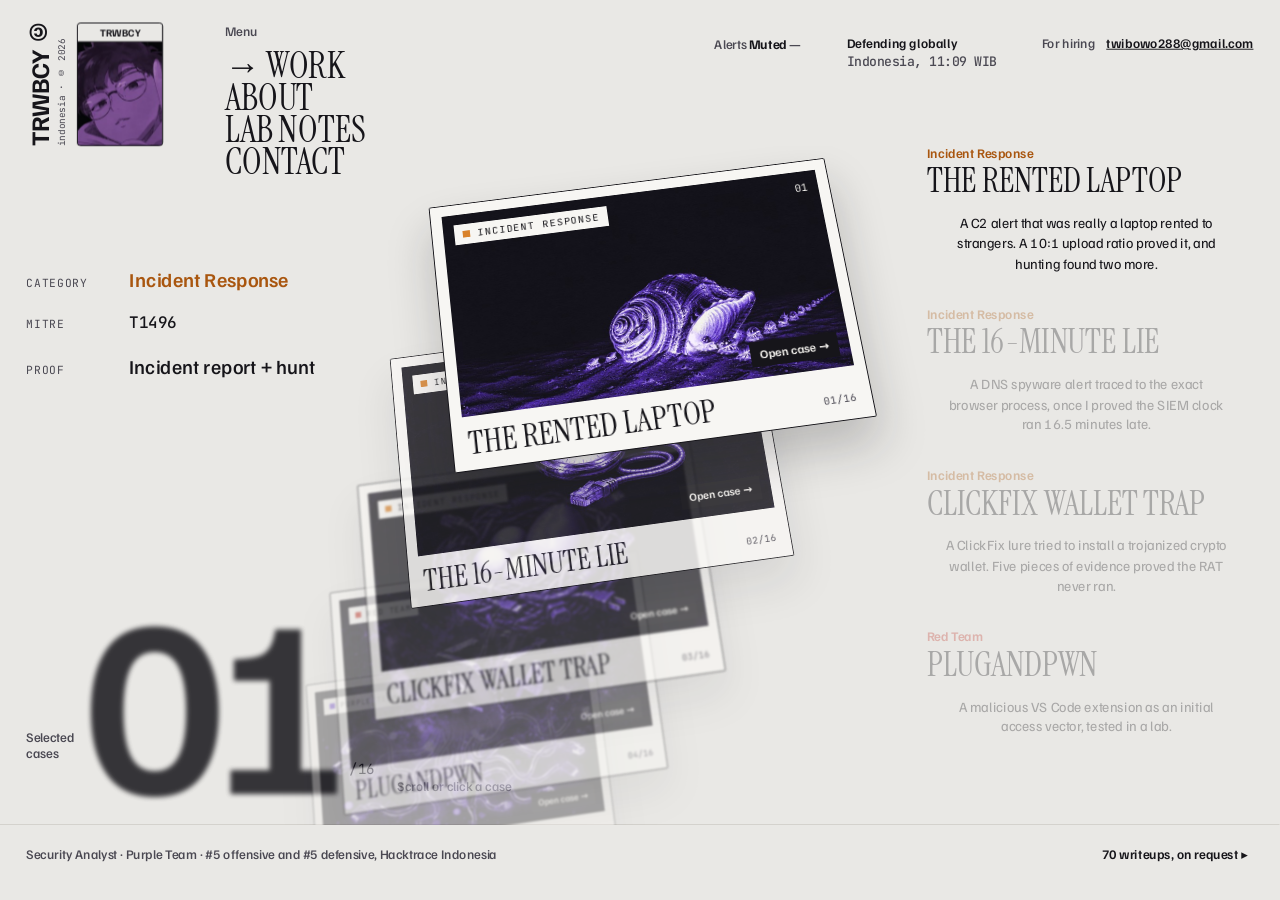
<file: index.html>
<!doctype html>
<html lang="en">
<head>
<meta charset="utf-8">
<meta name="viewport" content="width=device-width, initial-scale=1">
<title>TRWBCY©</title>
<meta name="description" content="Tri Wibowo Cahyo (TRWBCY): Security Analyst and purple teamer from Indonesia. Incident reports, detection work, red team research and 70 rooted machines.">
<meta property="og:title" content="TRWBCY · Tri Wibowo Cahyo">
<meta property="og:description" content="Security Analyst · Purple Team · #5 offensive and #5 defensive, Hacktrace Indonesia">
<meta property="og:type" content="website">
<link rel="icon" href="favicon.ico" sizes="any">
<link rel="icon" type="image/png" href="favicon.png">
<link rel="apple-touch-icon" href="apple-touch-icon.png">
<link rel="preload" href="fonts/instrument-serif-latin-400-normal.woff2" as="font" type="font/woff2" crossorigin>
<link rel="stylesheet" href="css/style.css">
</head>
<body>
<div class="viewport">
  <div class="stage" id="stage">

    <header class="top">
      <div class="brand">
        <div class="brand-text">
          <span class="brand-name">TRWBCY©</span>
          <span class="brand-sub">indonesia · © 2026</span>
        </div>
        <div class="flip" aria-hidden="true">
          <div class="flip-inner" id="flip">
            <div class="flip-face">
              <div class="idcard"><span>TRWBCY</span><img src="img/me/portrait-card.jpg" alt=""></div>
            </div>
            <div class="flip-face flip-back">
              <div class="idcard"><span>TRWBCY</span><img src="img/me/helmet-mark.jpg" alt=""></div>
            </div>
          </div>
        </div>
        <nav aria-label="Main" class="menu">
          <span class="menu-label">Menu</span>
          <div class="mnav" id="nav"></div>
        </nav>
      </div>
      <div class="meta">
        <button type="button" class="mute" id="mute" aria-pressed="true">Alerts <b>Muted</b> —</button>
        <div class="meta-col">
          <span class="strong">Defending globally</span>
          <span class="mono muted">Indonesia, <span id="clock">--:--</span> WIB</span>
        </div>
        <div class="meta-row">
          <span class="muted">For hiring</span>
          <a href="mailto:twibowo288@gmail.com" class="strong">twibowo288@gmail.com</a>
        </div>
      </div>
    </header>

    <main id="main"></main>

    <footer class="foot">
      <span class="muted">Security Analyst · Purple Team · #5 offensive and #5 defensive, Hacktrace Indonesia</span>
      <button type="button" class="foot-link" id="goLab">70 writeups, on request ▸</button>
    </footer>

    <div id="overlay"></div>
  </div>
</div>

<noscript><p style="padding:24px;font-family:sans-serif">This portfolio needs JavaScript. Contact: twibowo288@gmail.com</p></noscript>
<script src="js/data.js"></script>
<script src="js/app.js"></script>
</body>
</html>
</file>
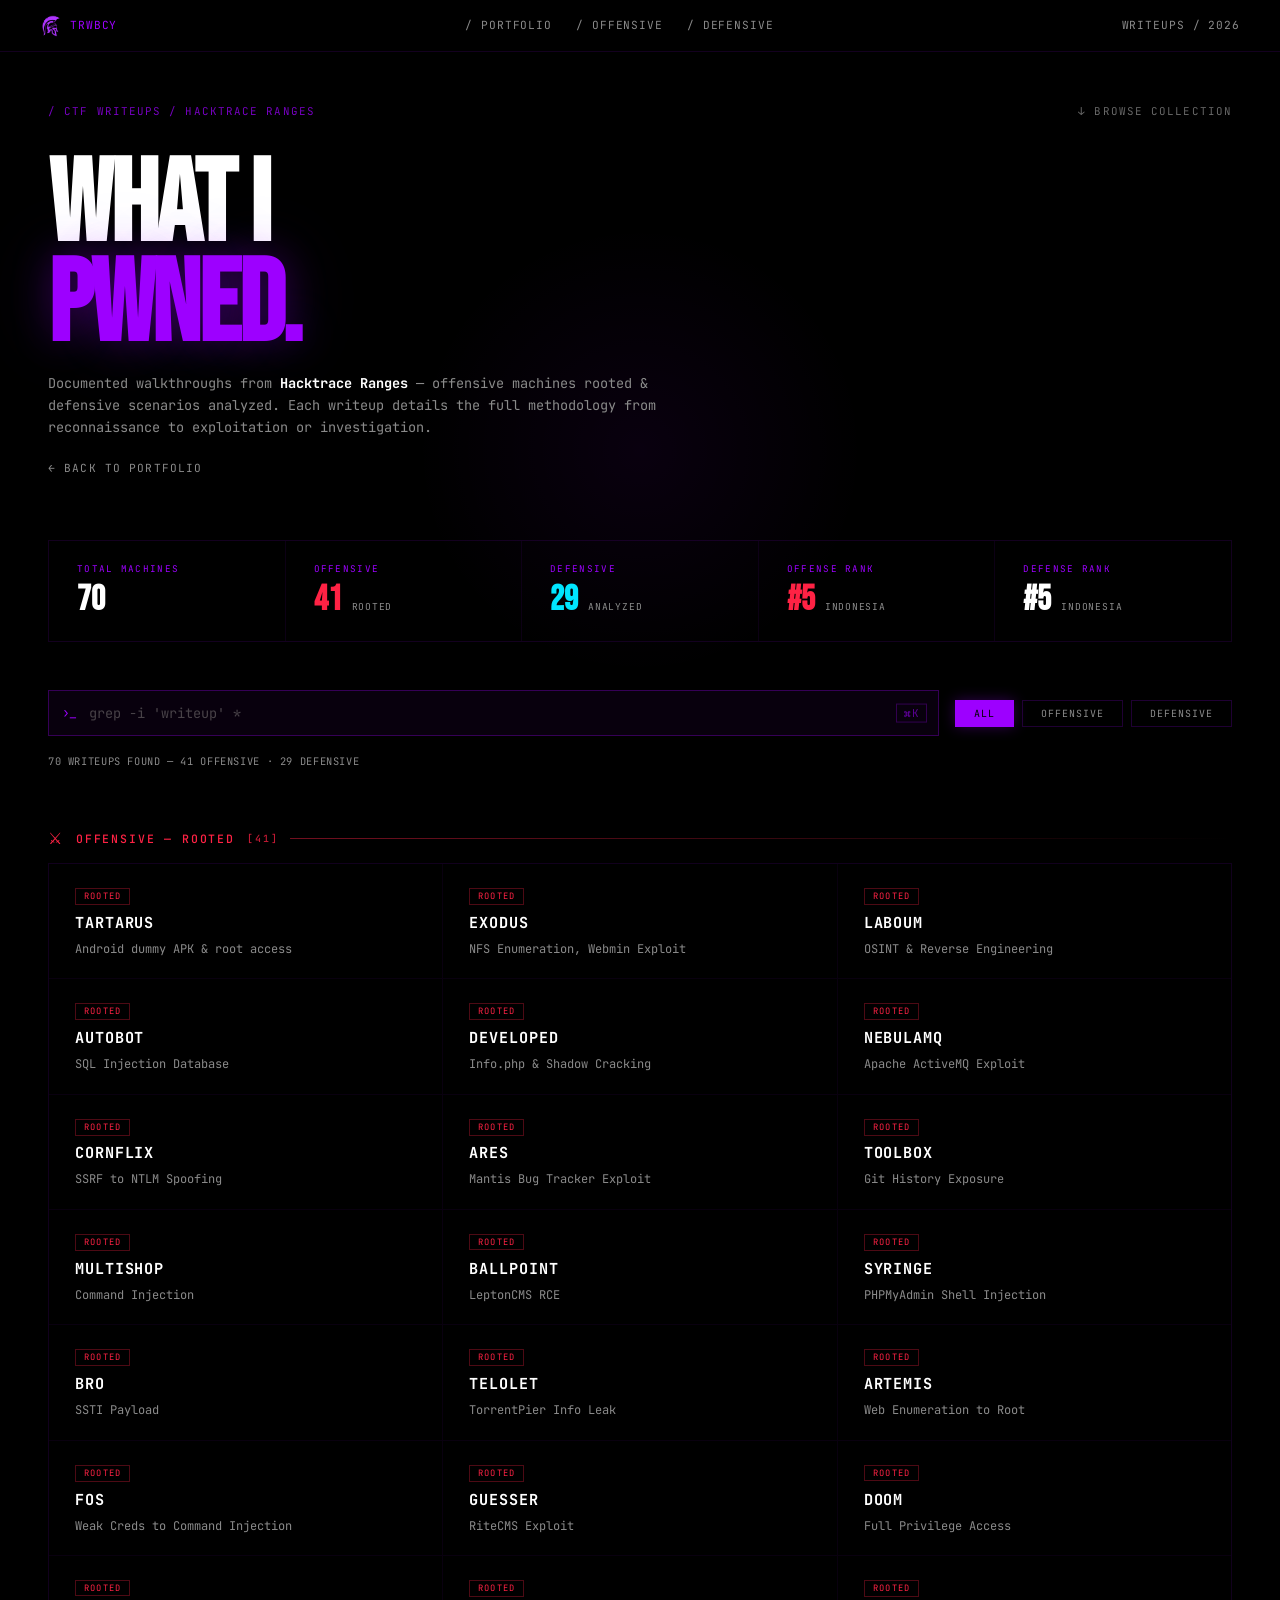
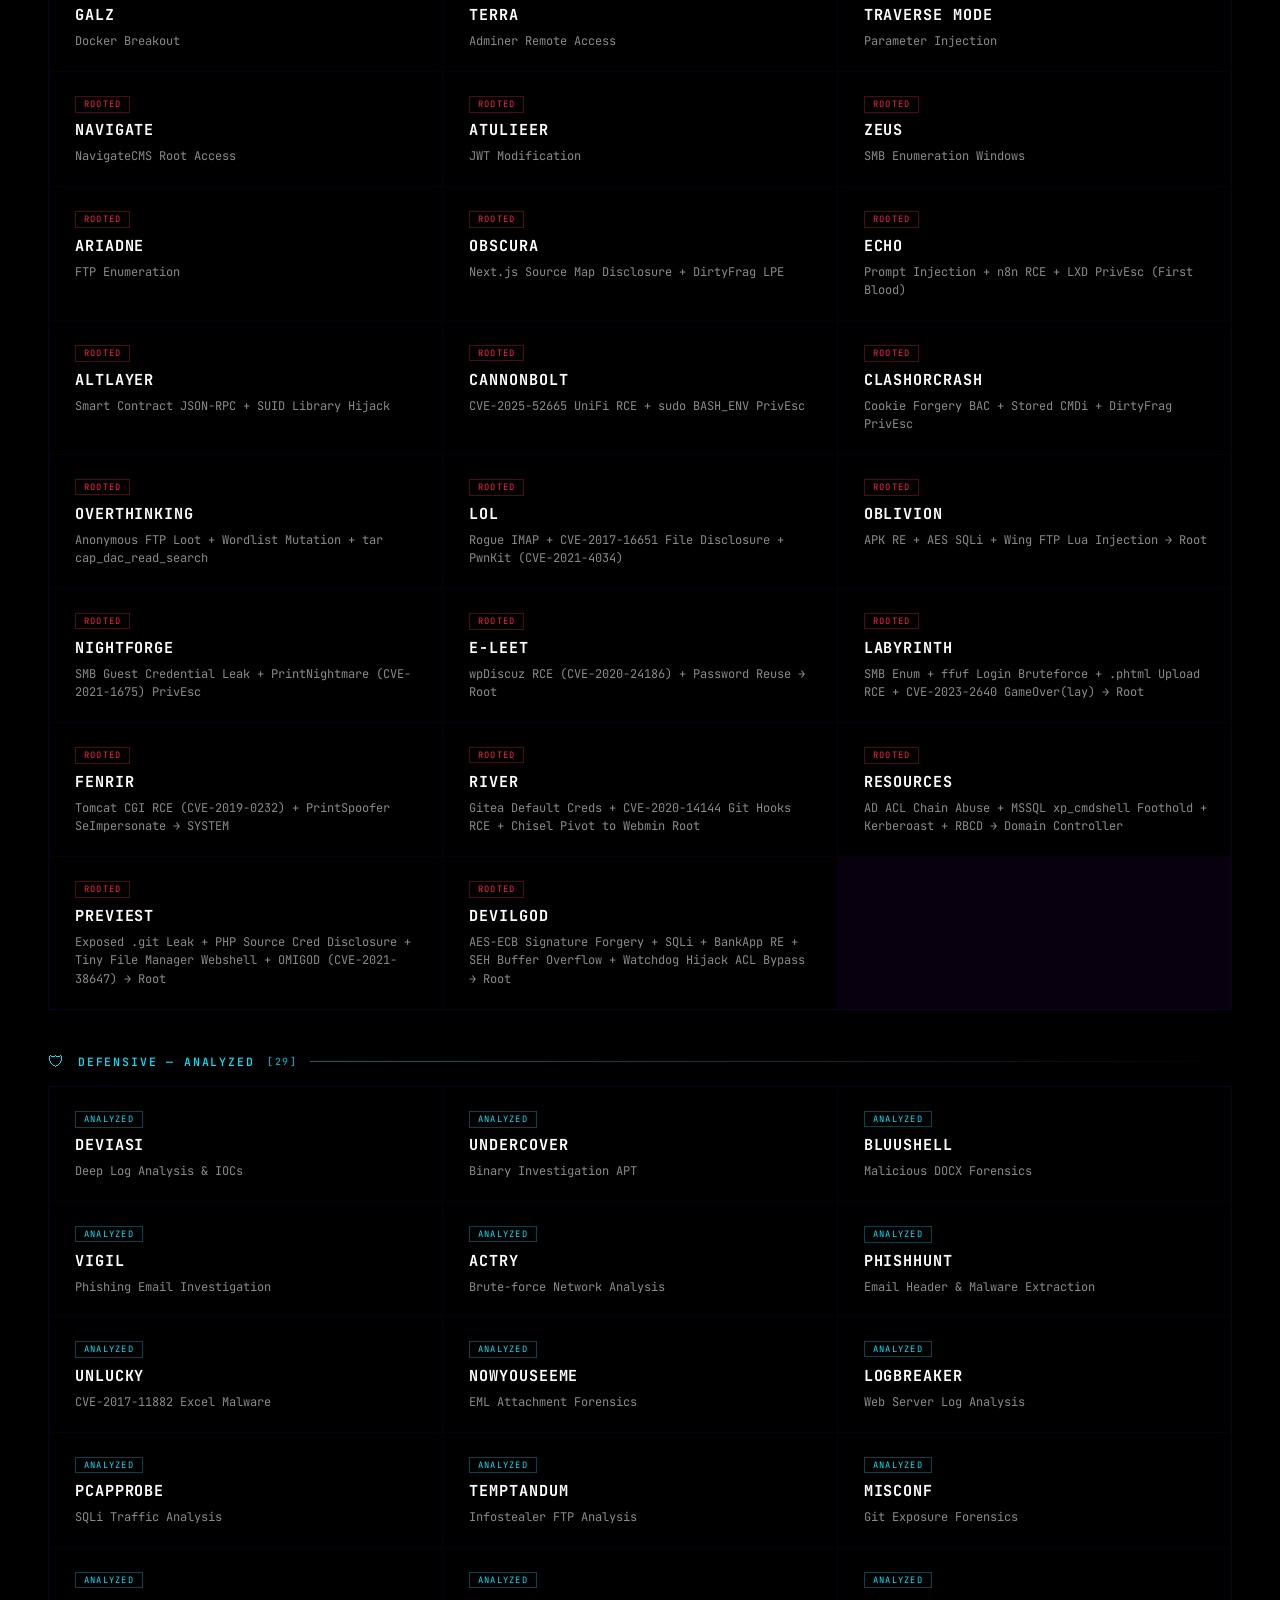
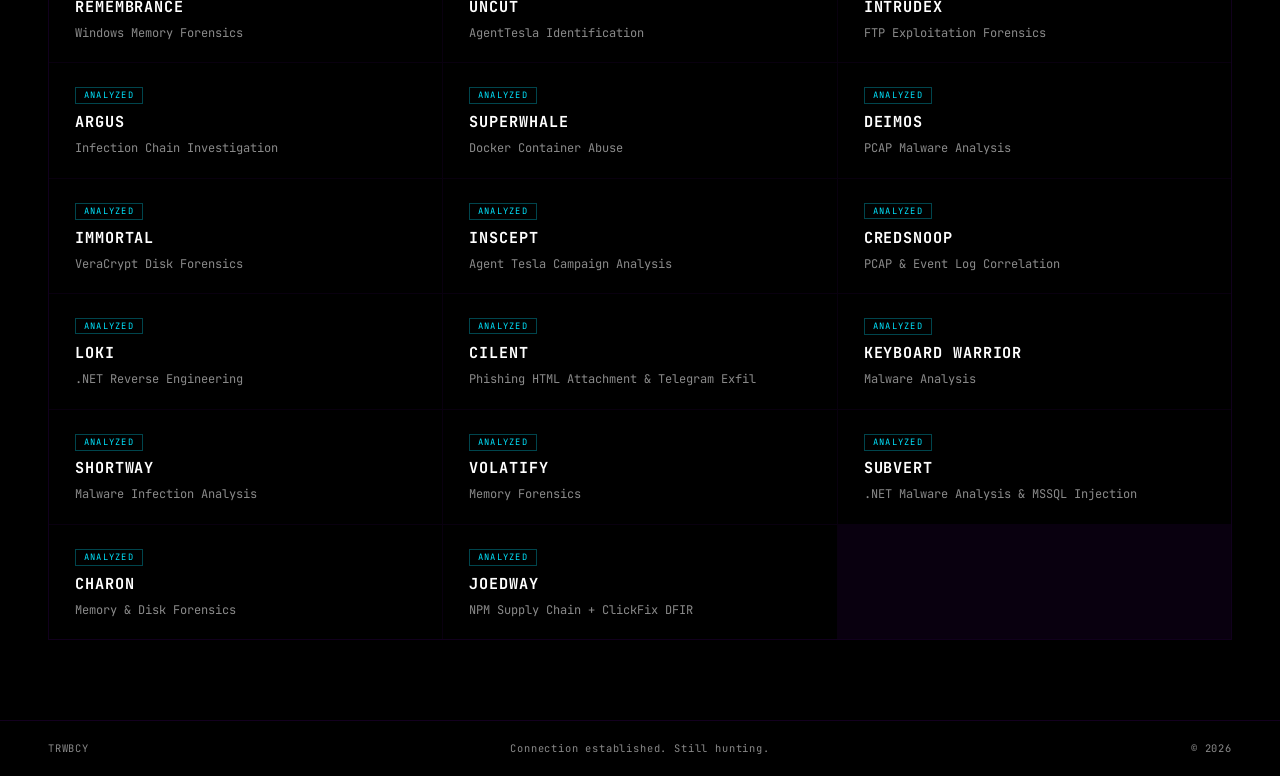
<file: cat-etc-shadow/index.html>
<!DOCTYPE html>
<html lang="en">
<head>
    <meta charset="UTF-8">
    <meta name="viewport" content="width=device-width, initial-scale=1.0">
    <title>TRWBCY / CTF Writeups Collection</title>
    <meta name="description" content="Tri Wibowo Cahyo — Hacktrace Ranges CTF Writeups. Offensive & Defensive machine walkthroughs.">
    <meta name="robots" content="noindex, nofollow, noarchive">
    <meta name="googlebot" content="noindex, nofollow">
    <link href="https://fonts.googleapis.com/css2?family=Bebas+Neue&family=JetBrains+Mono:wght@400;500&family=Outfit:wght@400;500&display=swap" rel="stylesheet">
    <link rel="icon" type="image/png" href="../img/helmet.png">
    <link rel="stylesheet" href="writeups.css">
</head>
<body>

    <div id="spotlight"></div>

    <div class="cursor-dot" id="cursorDot"></div>
    <div class="cursor-ring" id="cursorRing"></div>

    <nav class="nav">
        <a class="nav-site" href="https://trwbcy.github.io/portfolio"><img src="../img/helmet.png" class="nav-helmet-icon" alt="">TRWBCY</a>
        <div class="nav-links">
            <a href="https://trwbcy.github.io/portfolio">/ PORTFOLIO</a>
            <a href="#" onclick="setFilter('red')">/ OFFENSIVE</a>
            <a href="#" onclick="setFilter('blue')">/ DEFENSIVE</a>
        </div>
        <div class="nav-vol">WRITEUPS / 2026</div>
        <button class="nav-toggle" id="navToggle">☰</button>
    </nav>

    <div class="nav-fade-mask"></div>

    <div class="mobile-drawer" id="mobileDrawer">
        <a href="https://trwbcy.github.io/portfolio">/ PORTFOLIO</a>
        <a href="#" onclick="setFilter('red')">/ OFFENSIVE</a>
        <a href="#" onclick="setFilter('blue')">/ DEFENSIVE</a>
    </div>

    <section class="hero">
        <div class="hero-meta">
            <span>/ CTF WRITEUPS / HACKTRACE RANGES</span>
            <span class="hero-meta-right">↓ BROWSE COLLECTION</span>
        </div>
        <div class="hero-title">WHAT I<br><span class="accent">PWNED.</span></div>
        <p class="hero-sub">Documented walkthroughs from <strong>Hacktrace Ranges</strong> — offensive machines rooted & defensive scenarios analyzed. Each writeup details the full methodology from reconnaissance to exploitation or investigation.</p>
        <a href="https://trwbcy.github.io/portfolio" class="hero-back">← BACK TO PORTFOLIO</a>
    </section>

    <div class="stats-bar">
        <div class="stat-cell">
            <div class="stat-label">TOTAL MACHINES</div>
            <div class="stat-num" id="statTotal"></div>
        </div>
        <div class="stat-cell">
            <div class="stat-label">OFFENSIVE</div>
            <div class="stat-num accent-r" id="statOff"></div>
        </div>
        <div class="stat-cell">
            <div class="stat-label">DEFENSIVE</div>
            <div class="stat-num accent-c" id="statDef"></div>
        </div>
        <div class="stat-cell">
            <div class="stat-label">OFFENSE RANK</div>
            <div class="stat-num accent-r">#5 <em>INDONESIA</em></div>
        </div>
        <div class="stat-cell">
            <div class="stat-label">DEFENSE RANK</div>
            <div class="stat-num">#5 <em>INDONESIA</em></div>
        </div>
    </div>

    <div class="controls">
        <div class="controls-row">
            <div class="search-wrap">
                <input type="text" id="searchInput" placeholder="grep -i 'writeup' *" autocomplete="off">
                <span class="search-icon">⌘K</span>
            </div>
            <div class="filter-tabs">
                <button class="ftab active" data-filter="all">ALL</button>
                <button class="ftab" data-filter="red">OFFENSIVE</button>
                <button class="ftab" data-filter="blue">DEFENSIVE</button>
            </div>
        </div>
        <div class="result-count" id="resultCount"></div>
    </div>

    <section class="writeups-section">
        <div class="writeup-groups" id="writeupGrid"></div>
    </section>

    <footer class="footer">
        <span>TRWBCY</span>
        <span>Connection established. Still hunting.</span>
        <span>© 2026</span>
    </footer>

    <script src="writeups.js"></script>
</body>
</html>
</file>
<file: css/style.css>
/* TRWBCY portfolio, editorial direction.
   Desktop: a fixed 960px-tall stage scaled to fit the window (same as the design).
   Below 820px wide: the stage is released and the pages flow vertically. */

/* Fonts are self-hosted (SIL Open Font License, see fonts/OFL-*.txt). */
@font-face { font-family: 'Instrument Serif'; font-style: normal; font-weight: 400; font-display: swap; src: url(../fonts/instrument-serif-latin-400-normal.woff2) format('woff2'); }
@font-face { font-family: 'Instrument Serif'; font-style: italic; font-weight: 400; font-display: swap; src: url(../fonts/instrument-serif-latin-400-italic.woff2) format('woff2'); }
@font-face { font-family: 'Familjen Grotesk'; font-style: normal; font-weight: 400; font-display: swap; src: url(../fonts/familjen-grotesk-latin-400-normal.woff2) format('woff2'); }
@font-face { font-family: 'Familjen Grotesk'; font-style: normal; font-weight: 500; font-display: swap; src: url(../fonts/familjen-grotesk-latin-500-normal.woff2) format('woff2'); }
@font-face { font-family: 'Familjen Grotesk'; font-style: normal; font-weight: 600; font-display: swap; src: url(../fonts/familjen-grotesk-latin-600-normal.woff2) format('woff2'); }
@font-face { font-family: 'Familjen Grotesk'; font-style: normal; font-weight: 700; font-display: swap; src: url(../fonts/familjen-grotesk-latin-700-normal.woff2) format('woff2'); }
@font-face { font-family: 'JetBrains Mono'; font-style: normal; font-weight: 400; font-display: swap; src: url(../fonts/jetbrains-mono-latin-400-normal.woff2) format('woff2'); }
@font-face { font-family: 'JetBrains Mono'; font-style: normal; font-weight: 500; font-display: swap; src: url(../fonts/jetbrains-mono-latin-500-normal.woff2) format('woff2'); }

:root {
  --bg: #E9E8E5;
  --paper: #F7F6F3;
  --ink: #16151A;
  --ink-2: #4A4852;
  --line: #D3D1CC;
  --night: #121116;
  --light: #F4F2EE;
  --purple: #5B2FC9;
  --red: #C23B2E;
  --blue: #1A62BE;
  --serif: 'Instrument Serif', Georgia, serif;
  --sans: 'Familjen Grotesk', system-ui, sans-serif;
  --mono: 'JetBrains Mono', ui-monospace, monospace;
  --ease: cubic-bezier(.2,.7,.2,1);
}

* { box-sizing: border-box; }
html, body { margin: 0; background: var(--bg); color: var(--ink); font-family: var(--sans); }
body { overflow: hidden; }
a { color: var(--ink); }
a:hover { color: var(--purple); }
button { font: inherit; color: inherit; }
button:focus-visible, a:focus-visible { outline: 2px solid var(--purple); outline-offset: 3px; }
.mono { font-family: var(--mono); }
.muted { color: var(--ink-2); }
.strong { font-weight: 600; }

/* ---------- stage ---------- */
.viewport { width: 100vw; height: 100vh; position: relative; overflow: hidden; }
.stage { position: absolute; left: 0; top: 0; width: 1440px; height: 960px; transform-origin: 0 0; display: flex; flex-direction: column; overflow: hidden; }

/* ---------- header ---------- */
.top { display: flex; flex-wrap: wrap; gap: 24px; align-items: flex-start; justify-content: space-between; padding: 24px 28px 0; position: relative; z-index: 5; }
.brand { display: flex; gap: 10px; align-items: stretch; height: 132px; }
.brand-text { display: flex; gap: 4px; align-items: stretch; }
.brand-name, .brand-sub { writing-mode: vertical-rl; transform: rotate(180deg); text-align: left; line-height: 1; }
.brand-name { font-weight: 700; font-size: 27px; letter-spacing: -0.01em; }
.brand-sub { font-family: var(--mono); font-size: 10px; line-height: 1.3; color: var(--ink-2); white-space: nowrap; }
.flip { width: 92px; height: 132px; perspective: 600px; flex: 0 0 auto; }
.flip-inner { position: relative; width: 100%; height: 100%; transform-style: preserve-3d; transition: transform 900ms var(--ease); }
.flip-face { position: absolute; inset: 0; backface-visibility: hidden; -webkit-backface-visibility: hidden; }
.flip-back { transform: rotateY(180deg); }
.idcard { width: 92px; height: 132px; border: 1.5px solid var(--ink); border-radius: 4px; display: flex; flex-direction: column; overflow: hidden; background: var(--night); }
.idcard span { border-bottom: 1.5px solid var(--ink); font-size: 11px; font-weight: 700; text-align: center; padding: 3px 0; background: var(--bg); }
.idcard img { flex: 1; min-height: 0; width: 100%; object-fit: cover; object-position: 50% 30%; display: block; }
.menu { display: flex; flex-direction: column; margin-left: 56px; }
.menu-label { font-size: 14px; font-weight: 500; color: var(--ink-2); margin-bottom: 12px; }
.mnav { display: flex; flex-direction: column; align-items: flex-start; }
.mnav .mi { background: none; border: none; padding: 0; cursor: pointer; font-family: var(--serif); font-size: 38px; line-height: .9; text-align: left; transition: filter 300ms, opacity 300ms; }
@media (hover: hover) {
  .mnav:hover .mi { filter: blur(3px); opacity: .45; }
  .mnav .mi:hover { filter: none; opacity: 1; }
}
.meta { display: flex; flex-wrap: wrap; gap: 48px; align-items: flex-start; font-size: 14px; font-weight: 500; }
.mute { background: none; border: none; padding: 0; min-height: 44px; color: var(--ink-2); cursor: pointer; }
.mute b { color: var(--ink); }
.meta-col { display: flex; flex-direction: column; gap: 2px; padding-top: 13px; }
.meta-row { display: flex; gap: 12px; padding-top: 13px; }

main { flex: 1 1 auto; min-height: 0; position: relative; overflow: hidden; }

.foot { display: flex; flex-wrap: wrap; gap: 16px; justify-content: space-between; align-items: center; padding: 8px 28px 28px; border-top: 1px solid var(--line); position: relative; z-index: 5; font-size: 14px; font-weight: 500; }
.foot-link { background: none; border: none; font-weight: 600; cursor: pointer; min-height: 44px; }

/* ---------- animations ---------- */
@keyframes pgIn { from { opacity: 0; transform: translateY(24px); } to { opacity: 1; transform: none; } }
@keyframes lineUp { from { opacity: 0; transform: translateY(110%); } to { opacity: 1; transform: none; } }
@keyframes popIn { from { opacity: 0; transform: scale(.94) rotate(-2deg); } to { opacity: 1; transform: none; } }
@keyframes popTilt { from { opacity: 0; transform: translateY(40px) rotate(0deg); } to { opacity: 1; transform: rotate(-6deg); } }
@keyframes marq { from { transform: translateX(0); } to { transform: translateX(-50%); } }
@keyframes avIn { from { clip-path: inset(100% 0 0 0 round 50% 50% 46% 46%); transform: scale(1.08); } to { clip-path: inset(0 0 0 0 round 50% 50% 46% 46%); transform: none; } }
@keyframes avFloat { 0%, 100% { translate: 0 0; } 50% { translate: 0 -8px; } }
@keyframes veilIn { from { opacity: 0; } to { opacity: 1; } }
@keyframes veilOut { from { opacity: 1; } to { opacity: 0; } }
@keyframes veilLabel { from { opacity: 0; transform: translateY(40px); } to { opacity: .55; transform: none; } }
.pg { animation: pgIn 700ms var(--ease) both; }
.ln { display: block; overflow: hidden; }
.ln > span { display: block; animation: lineUp 700ms var(--ease) both; }

/* ---------- WORK ---------- */
.work { display: flex; flex-wrap: wrap; gap: 24px; padding: 8px 28px 32px; align-items: stretch; height: 100%; }
.work-meta { flex: 1 1 260px; display: flex; flex-direction: column; justify-content: space-between; gap: 32px; min-height: 380px; }
.kv { display: flex; flex-direction: column; gap: 22px; max-width: 420px; margin-top: 120px; }
.kv-row { display: grid; grid-template-columns: 96px minmax(0, 1fr); gap: 14px; align-items: baseline; }
.kv-k { font-family: var(--mono); font-size: 12px; letter-spacing: .1em; text-transform: uppercase; color: var(--ink-2); }
.kv-v { font-size: 21px; font-weight: 500; }
.kv-v.cat { font-weight: 600; }
.kv-v.mono { font-size: 17px; }
.counter { display: flex; align-items: flex-end; gap: 10px; }
.counter-label { font-size: 14px; font-weight: 500; color: var(--ink-2); padding-bottom: 36px; }
.counter-num { font-size: 270px; font-weight: 600; line-height: .8; letter-spacing: -.06em; opacity: .85; filter: blur(3px); }
.counter-of { font-family: var(--mono); font-size: 15px; padding-bottom: 16px; }

.stack { flex: 2 1 420px; position: relative; min-height: 660px; perspective: 1400px; perspective-origin: 50% 40%; }
.card { position: absolute; left: 50%; top: 2%; width: 440px; height: 304px; margin-left: -220px; padding: 12px 12px 10px; background: var(--paper); border: 1px solid var(--ink); border-radius: 2px; cursor: pointer; display: flex; flex-direction: column; align-items: stretch; text-align: left; transition: transform 650ms var(--ease), opacity 450ms, filter 450ms; }
.card-art { display: block; position: relative; width: 100%; height: 236px; overflow: hidden; background: var(--night); }
.card-art img { width: 100%; height: 100%; object-fit: cover; display: block; }
.card-art.noimg img { display: none; }
.card-badge { position: absolute; left: 12px; top: 12px; display: flex; align-items: center; gap: 8px; background: var(--paper); padding: 5px 9px; font-family: var(--mono); font-size: 11px; letter-spacing: .08em; text-transform: uppercase; }
.card-badge i { width: 8px; height: 8px; display: inline-block; }
.card-num { position: absolute; right: 12px; top: 12px; font-family: var(--mono); font-size: 12px; color: var(--light); }
.card-open { position: absolute; right: 12px; bottom: 12px; background: var(--ink); color: var(--light); font-size: 13px; font-weight: 600; padding: 6px 10px; }
.card-foot { display: flex; justify-content: space-between; align-items: flex-end; gap: 12px; width: 100%; padding: 14px 4px 2px; }
.card-title { font-family: var(--serif); font-size: 34px; line-height: .95; text-transform: uppercase; white-space: nowrap; overflow: hidden; text-overflow: ellipsis; min-width: 0; }
.card-of { font-family: var(--mono); font-size: 11px; color: var(--ink-2); white-space: nowrap; padding-bottom: 4px; }
.stack-hint { position: absolute; left: 0; bottom: 0; font-size: 14px; font-weight: 500; color: var(--ink-2); }

.clist { flex: 1 1 300px; display: flex; flex-direction: column; gap: 6px; text-align: center; max-height: 660px; overflow: hidden; margin-top: -24px; }
.citem { background: none; border: none; cursor: pointer; padding: 14px 8px; min-height: 44px; display: flex; flex-direction: column; gap: 4px; transition: opacity 300ms, filter 300ms; }
.citem-cat { font-size: 14px; font-weight: 600; }
.citem-title { font-family: var(--serif); font-size: 36px; line-height: 1; text-transform: uppercase; }
.citem-rule { display: block; width: 14px; height: 1px; background: var(--ink); margin: 4px auto; }
.citem-line { font-size: 15px; line-height: 1.45; max-width: 300px; margin: 0 auto; }

/* ---------- ABOUT ---------- */
.about { position: relative; padding: 24px 28px 40px; height: 100%; }
.big-yr { position: absolute; top: 70px; font-size: 420px; font-weight: 500; line-height: .8; letter-spacing: -.06em; color: #FFFFFF; }
.big-yr.l { left: 5%; } .big-yr.r { right: 5%; }
.avatar { position: absolute; left: calc(50% - 210px); top: 50px; width: 300px; height: 340px; z-index: 1; animation: avFloat 6s 1s ease-in-out infinite; }
.avatar-ring { position: absolute; inset: -12px; border: 1.5px solid var(--ink); border-radius: 50% 50% 46% 46%; }
.avatar img { width: 100%; height: 100%; object-fit: cover; object-position: 50% 30%; border-radius: 50% 50% 46% 46%; display: block; background: var(--night); animation: avIn 900ms 150ms var(--ease) both; }
.avatar-tag { position: absolute; right: -18px; bottom: 18px; background: var(--ink); color: var(--light); font-family: var(--mono); font-size: 11px; letter-spacing: .06em; padding: 6px 10px; transform: rotate(-4deg); }
.facts-wrap { position: relative; z-index: 2; display: flex; justify-content: flex-end; }
.facts { flex: 0 1 620px; display: flex; flex-direction: column; margin-top: 34px; font-family: var(--serif); }
.fact { display: grid; grid-template-columns: 38px minmax(0, 1fr); align-items: baseline; font-size: 42px; line-height: 1.04; text-transform: uppercase; cursor: default; }
.fact-idx { font-family: var(--mono); font-size: 12px; color: var(--ink-2); letter-spacing: .06em; }
.fact-and { font-style: italic; font-size: 34px; line-height: 1; color: var(--purple); }
.fact-close { font-style: italic; font-size: 40px; line-height: 1.02; }
.cols { position: absolute; left: 0; right: 0; bottom: 20px; height: 168px; overflow: hidden; perspective: 1400px; }
.col { position: absolute; left: 28px; top: 0; padding-right: 24px; transform-origin: 50% 50%; }
.col p { margin: 0; font-size: 15px; font-weight: 500; line-height: 1.55; }
.col p.head { margin: 0 0 14px; font-size: 14px; font-weight: 600; }
.col a { text-decoration-thickness: 1px; text-underline-offset: 3px; }
.spin-hint { position: absolute; right: 28px; bottom: 196px; font-family: var(--mono); font-size: 11px; letter-spacing: .08em; text-transform: uppercase; color: var(--ink-2); }

/* ---------- LAB ---------- */
.lab { display: flex; flex-direction: column; gap: 20px; padding: 16px 28px 22px; height: 100%; }
.lab-grid { flex: 1 1 auto; min-height: 0; display: grid; grid-template-columns: 400px minmax(0, 1fr); gap: 56px; }
.lab-left { display: flex; flex-direction: column; gap: 12px; min-height: 0; }
.rooted { display: flex; align-items: flex-end; gap: 14px; }
.rooted-n { font-size: 190px; font-weight: 500; line-height: .78; letter-spacing: -.06em; color: #FFFFFF; }
.cap { font-family: var(--mono); font-size: 11px; letter-spacing: .08em; text-transform: uppercase; color: var(--ink-2); }
.rooted .cap { font-size: 12px; padding-bottom: 6px; line-height: 1.5; }
.lab-note { margin: 0; font-size: 15px; font-weight: 500; line-height: 1.5; max-width: 380px; }
.rows { display: flex; flex-direction: column; border-bottom: 1px solid var(--ink); }
.lrow { display: grid; grid-template-columns: 96px minmax(0, 1fr) auto; gap: 12px; align-items: baseline; border-top: 1px solid var(--ink); padding: 5px 4px; transition: background 250ms, color 250ms, padding 250ms; }
.lrow:hover { background: var(--ink); color: var(--light); padding-left: 12px; }
.lrow-p { font-family: var(--mono); font-size: 11px; letter-spacing: .06em; text-transform: uppercase; opacity: .75; }
.lrow-t { font-family: var(--serif); font-size: 22px; line-height: 1.05; text-transform: uppercase; white-space: nowrap; overflow: hidden; text-overflow: ellipsis; }
.lrow-g { font-size: 12px; font-weight: 500; opacity: .75; white-space: nowrap; }
.lab-right { display: flex; flex-direction: column; gap: 18px; min-width: 0; min-height: 0; overflow: hidden; }
.study-head { display: flex; justify-content: space-between; align-items: flex-end; gap: 24px; flex-wrap: wrap; }
.study-head h2 { margin: 0; font-family: var(--serif); font-weight: 400; font-size: 64px; line-height: .9; text-transform: uppercase; }
.study-head h2 em { text-transform: none; color: var(--purple); }
.stats { display: flex; gap: 40px; }
.stat { display: flex; flex-direction: column; gap: 2px; }
.stat-n { font-family: var(--serif); font-size: 52px; line-height: .9; }
.heat-wrap { display: flex; flex-direction: column; gap: 6px; }
.months { position: relative; height: 14px; font-family: var(--mono); font-size: 11px; color: var(--ink-2); text-transform: uppercase; letter-spacing: .06em; }
.months span { position: absolute; top: 0; }
.heat { display: flex; gap: 3px; }
.heat-wk { display: flex; flex-direction: column; gap: 3px; }
.hcell { display: block; border-radius: 2px; transition: transform 150ms; }
.hcell:hover { transform: scale(1.6); }
.heat-legend { display: flex; justify-content: space-between; align-items: center; }
.heat-legend .lg { display: flex; align-items: center; gap: 4px; }
.heat-legend .lg i { display: inline-block; width: 11px; height: 11px; border-radius: 2px; }
.split-bar { display: flex; height: 14px; gap: 3px; }
.split-keys { display: flex; gap: 28px; flex-wrap: wrap; }
.split-keys > span { display: flex; align-items: baseline; gap: 8px; }
.split-name { font-family: var(--serif); font-size: 26px; text-transform: uppercase; }
.topics { display: flex; flex-wrap: wrap; gap: 8px 10px; align-items: baseline; }
.topic { font-family: var(--serif); text-transform: uppercase; line-height: 1; padding: 4px 9px 3px; border-radius: 999px; border: 1px solid; }
.topic small { font-family: var(--mono); font-size: 11px; margin-left: 6px; opacity: .7; }
.feed-wrap { flex: 0 0 auto; display: flex; flex-direction: column; gap: 8px; }
.feed-mask { overflow: hidden; -webkit-mask-image: linear-gradient(90deg, transparent, #000 4%, #000 96%, transparent); mask-image: linear-gradient(90deg, transparent, #000 4%, #000 96%, transparent); }
.marq { display: flex; gap: 12px; width: max-content; animation: marq 80s linear infinite; }
.marq:hover { animation-play-state: paused; }
.fcard { width: 300px; background: var(--paper); border: 1px solid var(--ink); padding: 12px 14px; display: flex; flex-direction: column; gap: 6px; }
.fcard-top { display: flex; justify-content: space-between; font-family: var(--mono); font-size: 11px; letter-spacing: .04em; color: var(--ink-2); text-transform: uppercase; }
.fcard-t { font-family: var(--serif); font-size: 21px; line-height: 1.05; height: 44px; overflow: hidden; }
.fcard-c { font-size: 12px; font-weight: 600; }

/* ---------- veil + contact ---------- */
.veil { position: absolute; inset: 0; z-index: 40; background: #0B0A0E; display: flex; align-items: center; justify-content: center; pointer-events: all; animation: veilIn 280ms ease-out both; }
.veil.out { animation: veilOut 600ms cubic-bezier(.4,0,.2,1) both; }
.veil span { font-family: var(--serif); font-size: 160px; line-height: 1; text-transform: uppercase; color: var(--light); animation: veilLabel 700ms 120ms var(--ease) both; }
.contact { position: absolute; inset: 0; z-index: 20; display: flex; align-items: center; justify-content: center; padding: 24px; background: rgba(233,232,229,.55); }
.contact-box { position: relative; width: 100%; max-width: 520px; }
.drag { cursor: grab; touch-action: none; user-select: none; }
.drag:active { cursor: grabbing; }
.credits-wrap { position: absolute; left: -260px; top: 190px; z-index: 1; }
.credits { width: 420px; background: #C9C7C2; padding: 28px; animation: popTilt 700ms 200ms var(--ease) both; }
.credits h3, .dialog h3 { margin: 0 0 16px; font-family: var(--serif); font-weight: 400; font-size: 34px; text-transform: uppercase; }
.credits .g2 { font-size: 14px; line-height: 1.45; }
.credits .sig { margin: 16px 0 0; font-family: var(--mono); font-size: 10px; letter-spacing: .06em; text-transform: uppercase; color: var(--ink-2); }
.dialog-wrap { position: relative; z-index: 2; }
.dialog { background: var(--night); color: var(--light); padding: 32px; animation: popIn 500ms var(--ease) both; box-shadow: 0 30px 80px rgba(18,17,22,.35); }
.dialog h3 { font-size: 46px; margin-bottom: 28px; }
.dialog a { color: var(--light); }
.dialog .k { color: #A9A5B4; }
.g2 { display: grid; grid-template-columns: repeat(2, minmax(0, 1fr)); gap: 22px; font-size: 14px; line-height: 1.5; }
.close { display: flex; align-items: flex-end; justify-content: flex-end; }
.close button { background: none; border: none; color: var(--light); cursor: pointer; min-height: 44px; padding: 0 4px; }
.dialog .hint { margin: 24px 0 0; font-family: var(--mono); font-size: 11px; color: #A9A5B4; }

/* ---------- reduced motion ---------- */
@media (prefers-reduced-motion: reduce) {
  *, *::before, *::after { animation-duration: 1ms !important; animation-iteration-count: 1 !important; transition-duration: 1ms !important; }
}

/* ---------- small screens: release the stage, stack everything ---------- */
body.is-mobile { overflow: auto; }
.is-mobile .viewport { height: auto; overflow: visible; }
.is-mobile .stage { position: static; width: 100%; height: auto; transform: none !important; overflow: visible; }
.is-mobile .top { padding: 18px 18px 0; gap: 14px; }
.is-mobile .brand { height: 104px; }
.is-mobile .flip { width: 72px; height: 104px; }
.is-mobile .idcard { width: 72px; height: 104px; }
.is-mobile .menu { margin-left: 18px; }
.is-mobile .mnav .mi { font-size: 30px; }
.is-mobile .meta { gap: 14px 28px; }
.is-mobile .meta-col, .is-mobile .meta-row { padding-top: 0; }
.is-mobile .mute { display: none; }
.is-mobile main { overflow: visible; flex: none; }
.is-mobile .work > *, .is-mobile .lab-grid > *, .is-mobile .about > * { flex: none; }
.is-mobile .work-meta { display: none; }
.is-mobile .stack::before { content: 'Selected cases'; font-size: 14px; font-weight: 500; color: var(--ink-2); }
.is-mobile .work { padding: 16px 18px 28px; height: auto; flex-direction: column; }
.is-mobile .work-meta { min-height: 0; }
.is-mobile .kv { margin-top: 0; }
.is-mobile .counter { display: none; }
.is-mobile .stack { min-height: 0; perspective: none; display: flex; flex-direction: column; gap: 18px; }
.is-mobile .card { position: relative; left: auto; top: auto; margin: 0; width: 100%; height: auto; transform: none !important; opacity: 1 !important; filter: none !important; pointer-events: auto !important; box-shadow: none !important; }
.is-mobile .card-art { height: auto; aspect-ratio: 16 / 9; }
.is-mobile .card-title { font-size: 28px; white-space: normal; }
.is-mobile .stack-hint, .is-mobile .clist { display: none; }
.is-mobile .card .card-line { display: block; font-size: 15px; line-height: 1.45; padding: 8px 4px 2px; }
.is-mobile .about { height: auto; padding: 20px 18px 28px; display: flex; flex-direction: column; gap: 28px; }
.is-mobile .big-yr, .is-mobile .spin-hint { display: none; }
.is-mobile .avatar { position: relative; left: auto; top: auto; margin: 16px auto 0; width: 220px; height: 250px; }
.is-mobile .facts-wrap { justify-content: flex-start; }
.is-mobile .facts { margin-top: 0; }
.is-mobile .fact { font-size: 28px; grid-template-columns: 30px minmax(0, 1fr); }
.is-mobile .fact-close { font-size: 28px; }
.is-mobile .cols { position: static; height: auto; overflow: visible; perspective: none; display: grid; grid-template-columns: 1fr; gap: 22px; }
.is-mobile .col { position: static; width: auto !important; transform: none !important; opacity: 1 !important; padding: 0; }
.is-mobile .lab { height: auto; padding: 16px 18px 24px; }
.is-mobile .lab-grid { grid-template-columns: 1fr; gap: 32px; }
.is-mobile .rooted-n { font-size: 120px; }
.is-mobile .study-head h2 { font-size: 44px; }
.is-mobile .stats { gap: 24px; }
.is-mobile .stat-n { font-size: 38px; }
.is-mobile .heat-wrap { overflow-x: auto; }
.is-mobile .contact { position: fixed; align-items: flex-start; overflow-y: auto; }
.is-mobile .credits-wrap { display: none; }
.is-mobile .dialog h3 { font-size: 34px; }
.is-mobile .veil span { font-size: 72px; }
.is-mobile .foot { padding: 14px 18px 22px; }
.card-line { display: none; }
</file>
<file: cat-etc-shadow/writeups.css>
:root {
    --black:   #000000;
    --black2:  #0a0a0a;
    --purple:  #9d00ff;
    --purple-g: rgba(157,0,255,.3);
    --purple-s: rgba(157,0,255,.07);
    --red:     #ff2244;
    --red-g:   rgba(255,34,68,.3);
    --cyan:    #00e5ff;
    --white:   #ffffff;
    --dim:     #8a8a8a;
    --border:  rgba(255,255,255,.07);
    --mono:    'JetBrains Mono', monospace;
    --display: 'Bebas Neue', sans-serif;
    --body:    'Outfit', sans-serif;
}

*, *::before, *::after { margin:0; padding:0; box-sizing:border-box; }

html {
    scroll-padding-top: 52px;
    cursor: none;
    background-color: var(--black);
    scroll-behavior: smooth;
}
body {
    background: var(--black);
    color: var(--white);
    font-family: var(--body);
    line-height: 1.6;
    overflow-x: hidden;
    position: relative;
}

/* ── MOUSE SPOTLIGHT ────────────────────────────────── */
#spotlight {
    position: fixed; inset: 0; pointer-events: none; z-index: 1;
    background: radial-gradient(circle 320px at var(--mx,50%) var(--my,50%),
        rgba(157,0,255,.06) 0%, transparent 70%);
    transition: background .05s;
}

/* ── CURSOR ──────────────────────────────────────────── */
.cursor-dot {
    position:fixed; width:5px; height:5px; background:var(--purple);
    border-radius:50%; pointer-events:none; z-index:9990;
    top:0; left:0; transform: translate3d(-100px, -100px, 0);
}
.cursor-ring {
    position:fixed; width:30px; height:30px;
    border:1px solid rgba(157,0,255,.45); border-radius:50%;
    pointer-events:none; z-index:9989;
    top:0; left:0; transform: translate3d(-100px, -100px, 0);
    transition: width .2s ease-out, height .2s ease-out, border-color .2s;
}

/* ── NAV ─────────────────────────────────────────────── */
.nav {
    position:fixed; top:0; left:0; right:0; height:52px;
    display:flex; align-items:center; padding:0 40px;
    background:rgba(0,0,0,.92);
    backdrop-filter:blur(8px);
    border-bottom:1px solid rgba(157,0,255,.12);
    font:.7rem/1 var(--mono); letter-spacing:.08em;
    z-index: 200;
}
.nav-site { color:var(--purple); flex-shrink:0; transition:opacity .2s; text-decoration:none; display:flex; align-items:center; gap:8px; }
.nav-site:hover { opacity:.7; }
.nav-helmet-icon {
    width: 22px; height: 22px; object-fit: contain; flex-shrink: 0;
    filter: brightness(0) saturate(100%) invert(20%) sepia(100%) saturate(4000%) hue-rotate(265deg) brightness(120%);
}
.nav-links { display:flex; gap:24px; margin:0 auto; white-space:nowrap; }
.nav-links a { color:var(--dim); text-decoration:none; transition:color .2s; position:relative; }
.nav-links a::after {
    content:''; position:absolute; left:0; bottom:-2px;
    width:0; height:1px; background:var(--purple); transition:width .25s ease;
}
.nav-links a:hover { color:var(--purple); }
.nav-links a:hover::after { width:100%; }
.nav-vol { color:var(--dim); flex-shrink:0; }
.nav-toggle { display:none; background:none; border:none; color:var(--white); font-size:1.1rem; cursor:none; }

.nav-fade-mask {
    position: fixed;
    top: 52px; left: 0; right: 0; height: 80px;
    background: linear-gradient(to bottom, var(--black) 0%, transparent 100%);
    z-index: 198; pointer-events: none;
}

.mobile-drawer {
    display:none; position:fixed; top:52px; left:0; right:0;
    background:var(--black2); padding:20px 40px; gap:16px;
    flex-direction:column; z-index:199;
    border-bottom:1px solid rgba(157,0,255,.12);
    font:.75rem/1 var(--mono);
}
.mobile-drawer.open { display:flex; }
.mobile-drawer a { color:var(--dim); text-decoration:none; }
.mobile-drawer a:hover { color:var(--purple); }

/* ── HERO ────────────────────────────────────────────── */
.hero {
    min-height: 60vh;
    padding: 100px 48px 60px;
    display: flex; flex-direction: column; justify-content: center;
    position: relative; z-index: 2;
}
.hero-meta {
    display:flex; justify-content:space-between; align-items:center;
    font:.68rem/1 var(--mono); letter-spacing:.1em; color:var(--purple);
    margin-bottom: 40px;
}
.hero-meta-right { color:var(--dim); }
.hero-title {
    font: 900 clamp(3.5rem,9vw,10rem)/.87 var(--display);
    letter-spacing: -.02em; text-transform: uppercase; color: var(--white);
    margin-bottom: 16px;
    animation: slideIn .9s cubic-bezier(.16,1,.3,1) both;
}
.hero-title .accent {
    color: var(--purple);
    text-shadow: 0 0 40px var(--purple-g), 0 0 80px rgba(157,0,255,.15);
}
.hero-sub {
    font: .85rem/1.6 var(--mono); color: var(--dim); max-width: 640px;
    animation: slideIn .9s cubic-bezier(.16,1,.3,1) .15s both;
}
.hero-sub strong { color: var(--white); }
.hero-back {
    display: inline-flex; align-items: center; gap: 8px;
    font: .7rem/1 var(--mono); letter-spacing: .1em; color: var(--dim);
    text-decoration: none; margin-top: 24px; transition: color .2s;
    animation: slideIn .9s cubic-bezier(.16,1,.3,1) .25s both;
}
.hero-back:hover { color: var(--purple); }

@keyframes slideIn {
    from { opacity:0; transform:translateX(-40px); }
    to   { opacity:1; transform:translateX(0); }
}

/* ── STATS BAR ───────────────────────────────────────── */
.stats-bar {
    display: flex; gap: 0; border: 1px solid rgba(157,0,255,.12);
    margin: 0 48px 0; position: relative; z-index: 2;
}
.stat-cell {
    flex: 1; padding: 24px 28px;
    border-right: 1px solid rgba(157,0,255,.08);
    transition: background .2s;
}
.stat-cell:last-child { border-right: none; }
.stat-cell:hover { background: var(--purple-s); }
.stat-label { font: .58rem/1 var(--mono); letter-spacing: .14em; color: var(--purple); margin-bottom: 8px; }
.stat-num { font: 900 2.2rem/1 var(--display); color: var(--white); }
.stat-num em {
    font: .6rem/1 var(--mono); font-style: normal; color: var(--dim);
    margin-left: 4px; letter-spacing: .08em;
}
.stat-num.accent-c { color: var(--cyan); }
.stat-num.accent-r { color: var(--red); }

/* ── CONTROLS ────────────────────────────────────────── */
.controls {
    padding: 48px 48px 0; max-width: 1400px; margin: 0 auto;
    position: relative; z-index: 2;
}
.controls-row {
    display: flex; align-items: center; gap: 16px; flex-wrap: wrap;
}
.search-wrap {
    flex: 1; min-width: 240px; position: relative;
}
.search-wrap::before {
    content: '›_';
    position: absolute; left: 14px; top: 50%; transform: translateY(-50%);
    color: var(--purple); font: .82rem/1 var(--mono); pointer-events: none;
    letter-spacing: -.04em;
}
.search-wrap input {
    width: 100%; box-sizing: border-box;
    background: rgba(157,0,255,.05);
    border: 1px solid rgba(157,0,255,.3);
    padding: 13px 52px 13px 40px;
    color: var(--white); font: .85rem/1 var(--mono); outline: none;
    transition: border-color .2s, background .2s, box-shadow .2s;
}
.search-wrap input:focus {
    border-color: var(--purple);
    background: rgba(157,0,255,.09);
    box-shadow: 0 0 0 1px rgba(157,0,255,.25), 0 0 20px rgba(157,0,255,.08);
}
.search-wrap input::placeholder { color: rgba(240,236,228,.28); }
.search-icon {
    position: absolute; right: 12px; top: 50%; transform: translateY(-50%);
    color: rgba(157,0,255,.55); font: .68rem/1 var(--mono); pointer-events: none;
    border: 1px solid rgba(157,0,255,.28); padding: 3px 7px; letter-spacing: .04em;
}

.filter-tabs { display: flex; gap: 8px; }
.ftab {
    font: .62rem/1 var(--mono); letter-spacing: .1em; padding: 8px 18px;
    background: transparent; border: 1px solid rgba(157,0,255,.2); color: var(--dim);
    cursor: none; transition: all .2s;
}
.ftab:hover, .ftab.active { background: var(--purple); color: var(--black); border-color: var(--purple); }
.ftab.active { box-shadow: 0 0 14px var(--purple-g); }

.result-count {
    font: .65rem/1 var(--mono); color: var(--dim); letter-spacing: .06em;
    margin-top: 20px;
}

/* ── WRITEUP GRID ────────────────────────────────────── */
.writeups-section {
    padding: 32px 48px 80px; max-width: 1400px; margin: 0 auto;
    position: relative; z-index: 2;
}

.writeup-groups {
    margin-top: 32px;
    display: flex;
    flex-direction: column;
    gap: 44px;
}

/* ── SECTION GROUP (red / blue segmentation) ─────────── */
.writeup-group { animation: cardIn .5s ease both; }

.group-header {
    display: flex; align-items: center; gap: 12px;
    font: 500 .72rem/1 var(--mono); letter-spacing: .16em; text-transform: uppercase;
}
.group-header .group-icon { font-size: 1rem; line-height: 1; }
.group-header .group-count { font-size: .62rem; opacity: .75; }
.group-header .group-rule { flex: 1; height: 1px; }
.group-header.red { color: var(--red); }
.group-header.red .group-rule { background: linear-gradient(to right, rgba(255,34,68,.45), transparent); }
.group-header.blue { color: var(--cyan); }
.group-header.blue .group-rule { background: linear-gradient(to right, rgba(0,229,255,.45), transparent); }

.writeup-grid {
    display: grid;
    grid-template-columns: repeat(auto-fill, minmax(320px, 1fr));
    gap: 1px;
    background: rgba(157,0,255,.06);
    border: 1px solid rgba(157,0,255,.06);
    margin-top: 16px;
}

.writeup-card {
    background: var(--black);
    padding: 24px 24px 20px;
    text-decoration: none;
    display: flex; flex-direction: column; gap: 8px;
    transition: background .2s, border-color .2s;
    position: relative;
    border-left: 2px solid transparent;
}
.writeup-card:hover { background: var(--purple-s); }
.writeup-card.red:hover { border-left-color: var(--red); background: rgba(255,34,68,.04); }
.writeup-card.blue:hover { border-left-color: var(--cyan); background: rgba(0,229,255,.03); }

.writeup-type {
    font: .55rem/1 var(--mono); letter-spacing: .14em;
    padding: 3px 8px; border: 1px solid; display: inline-block; width: fit-content;
}
.writeup-type.red { color: var(--red); border-color: rgba(255,34,68,.3); }
.writeup-type.blue { color: var(--cyan); border-color: rgba(0,229,255,.3); }

.writeup-title {
    font: 700 .95rem/1.25 var(--mono); letter-spacing: .06em; text-transform: uppercase; color: var(--white); transition: color .2s;
}
.writeup-card.red:hover .writeup-title { color: var(--red); }
.writeup-card.blue:hover .writeup-title { color: var(--cyan); }

.writeup-desc { font: .75rem/1.55 var(--mono); color: var(--dim); }

.writeup-arrow {
    font: .85rem/1 var(--mono); color: var(--purple); opacity: 0;
    position: absolute; right: 20px; top: 50%; transform: translateY(-50%);
    transition: opacity .2s;
}
.writeup-card:hover .writeup-arrow { opacity: 1; }

/* ── CARD ANIMATION ──────────────────────────────────── */
@keyframes cardIn {
    from { opacity: 0; transform: translateY(12px); }
    to   { opacity: 1; transform: translateY(0); }
}

/* ── EMPTY STATE ─────────────────────────────────────── */
.empty-state {
    padding: 80px 24px; text-align: center;
    grid-column: 1 / -1;
    background: var(--black);
}
.empty-state .empty-icon { font: 2rem/1 var(--mono); color: var(--purple); margin-bottom: 12px; opacity: .4; }
.empty-state .empty-text { font: .75rem/1.5 var(--mono); color: var(--dim); }

/* ── FOOTER ──────────────────────────────────────────── */
.footer {
    display:flex; justify-content:space-between; align-items:center;
    padding:22px 48px; border-top:1px solid rgba(157,0,255,.12);
    font:.65rem/1 var(--mono); letter-spacing:.08em; color:var(--dim);
    position: relative; z-index: 2;
}

/* ── RESPONSIVE ──────────────────────────────────────── */
@media (max-width:900px) {
    .hero { padding: 80px 24px 40px; }
    .stats-bar { margin: 0 24px; flex-wrap: wrap; }
    .stat-cell { flex: 1 1 45%; }
    .controls { padding: 40px 24px 0; }
    .controls-row { flex-direction: column; align-items: stretch; }
    .filter-tabs { flex-wrap: wrap; }
    .writeups-section { padding: 24px 24px 60px; }
    .footer { padding:18px 24px; flex-direction:column; gap:8px; text-align:center; }
    .nav-links,.nav-vol { display:none; }
    .nav-toggle { display:block; }
    .nav { padding:0 24px; }
    html { cursor:auto; }
    .cursor-dot,.cursor-ring { display:none; }
}
@media (max-width:600px) {
    .hero-title { font-size: clamp(3rem,14vw,5rem); }
    .stats-bar { flex-direction: column; }
    .stat-cell { border-right: none; border-bottom: 1px solid rgba(157,0,255,.08); }
    .stat-cell:last-child { border-bottom: none; }
    .writeup-grid { grid-template-columns: 1fr; }
}
</file>
